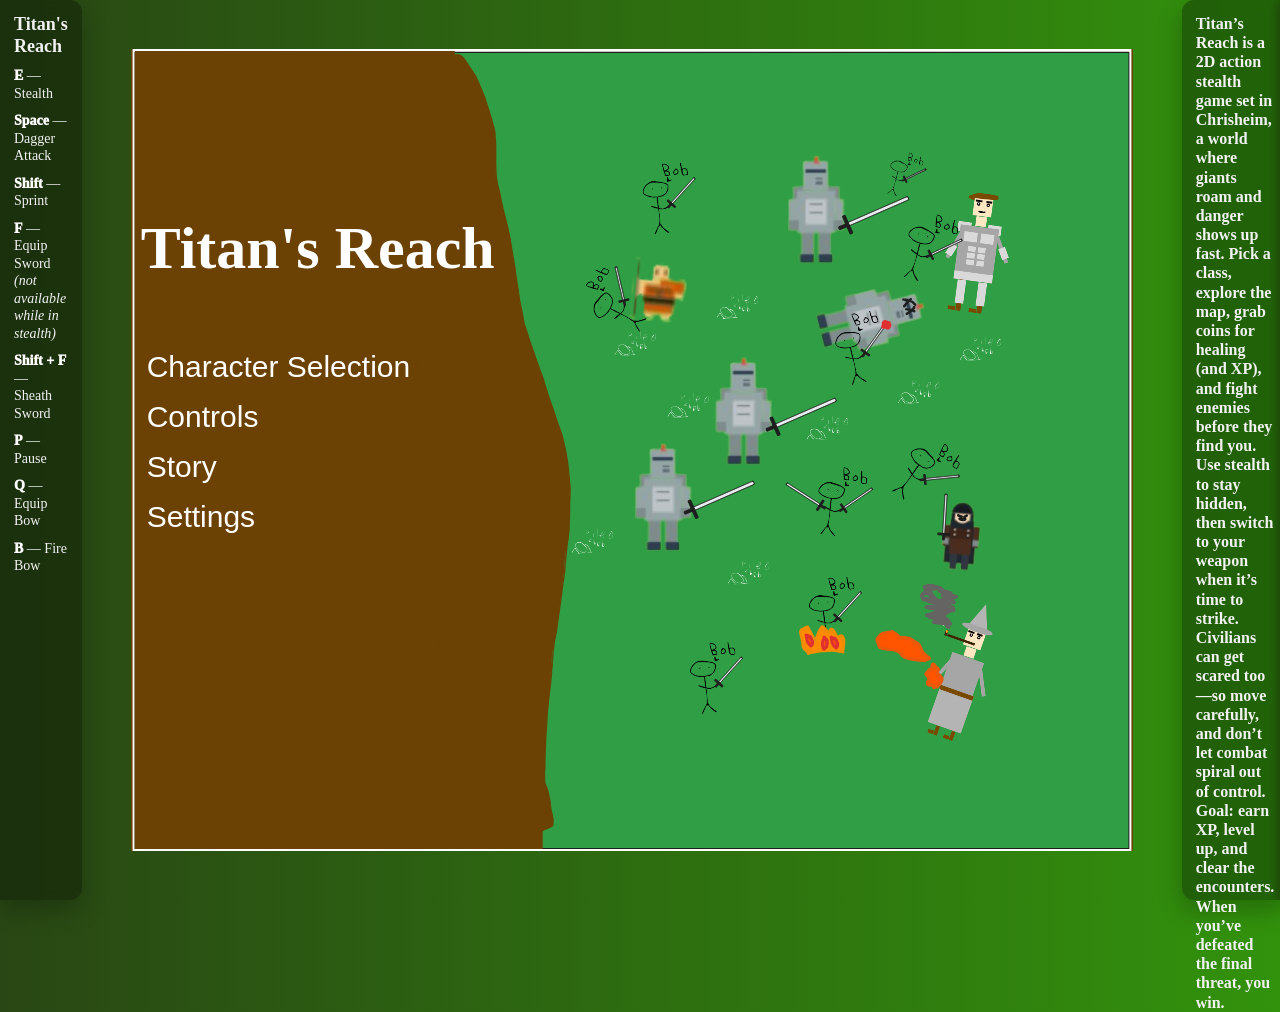
<file: index.html>
<!DOCTYPE html>
<html lang="en">
    <head>
        <title>Titan's Reach</title>

        <link rel="stylesheet" href="style.css">

        <link rel="icon" href="media/coinspin_transparent.gif">

        <meta charset="utf-8">
    </head>
    <body>
        <div class="grid-container">
        <noscript>
            <h1 style="color: red">You must enable JavaScript to play this game. Please enable JavaScript to play.</h1>
        </noscript>
        <div id="left" class="textCard">
            <h3 class="cardTitle">Titan's Reach</h3>
                <ul class="instructionList">
                    <li><strong>E</strong> — Stealth</li>
                    <li><strong>Space</strong> — Dagger Attack</li>
                    <li><strong>Shift</strong> — Sprint</li>
                    <li><strong>F</strong> — Equip Sword <em>(not available while in stealth)</em></li>
                    <li><strong>Shift + F</strong> — Sheath Sword</li>
                    <li><strong>P</strong> — Pause</li>
                    <li><strong>Q</strong> — Equip Bow</li>
                    <li><strong>B</strong> — Fire Bow</li>
                </ul>
        </div>

        <div id="right" class="textCard">
            <h3 class="cardTitle">
                Titan’s Reach is a 2D action stealth game set in Chrisheim, a world where giants roam and danger shows up fast.
                Pick a class, explore the map, grab coins for healing (and XP), and fight enemies before they find you.
                Use stealth to stay hidden, then switch to your weapon when it’s time to strike.
                Civilians can get scared too—so move carefully, and don’t let combat spiral out of control.
                Goal: earn XP, level up, and clear the encounters.
                When you’ve defeated the final threat, you win.
            </h3>
        </div>



        <div id="canvasHolder">
            <canvas id="myCanvas" width="1000" height="800"></canvas>
                <div id="lesserbob">
                    <img id="bobPic" src="media/homeMenu.svg" style="z-index: 0;">
                    <h1 id="bobthree">Titan's Reach</h1>
                    <button onclick="switchScren()" id="bobtwo">Character Selection</button>
                    <button id="bobfour" onclick="showTex()">Controls</button>
                    <div id="bobby" onclick="showTex()">
                    <p id="bobfive">
                    E — Stealth<br>
                    Space — Dagger Attack<br>
                    Shift — Sprint<br>
                    F — Equip Sword (not available while in stealth)<br>
                    Shift + F — Sheath Sword<br>
                    P — Pause<br>
                    Q — Equip Bow<br>
                    B — Fire Bow
                    </p>
                    </div>
                    <button id="bobsixpointfive" onclick="showOtherTex()">Story</button>
                    <div id="bobbytwo" onclick="showOtherTex()">
                    <p id="bobsix">
                   Titan’s Reach is a 2D action stealth game set in Chrisheim, a world where giants roam and danger shows up fast. Pick a class, explore the map, grab coins for healing (and XP), and fight enemies before they find you. Use stealth to stay hidden, then switch to your weapon when it’s time to strike. Civilians can get scared too—so move carefully, and don’t let combat spiral out of control. Goal: earn XP, level up, and clear the encounters. When you’ve defeated the final threat, you win.
                    </p>
                    </div>
                    <button onclick="settingsScreen()" id="bobseven">Settings</button>
                </div>
                <div id="selectScreen">
                    <form id="testPass"  method="get">
                        <input type="text" id="passcode" placeholder="Enter secret code">
                        <button type="submit" action="submit" id="submitBtn" style="width: 50px; height: 56px;">Enter Code</button>
                    </form>

                    <h1 id="charLabel">Select your character:</h1>

                    <button id="lArr" onclick="prevChar()">&#x2B9C;</button>
                    <button id="rArr" onclick="nextChar()">&#x2B9E;</button>

                    <div id="charImg">
                        <img src="media/fighter.svg" alt="Human fighter. Boring...">
                        <div id="charName">
                            <h3>Fighter</h3>
                        </div>
                    </div>
                    
                    <p id="charDesc">Just a basic fighter. No specific strengths nor weaknesses. The most boring of the characters.</p>

                    <button id="play" onclick="play()">Play!</button>
                </div>
                <div id="settingsScreen">
                    <button onclick="goHome()" id="backbutton">Back</button>
                    <p>Hello, this is the settings screen!</p>
                    <p>still under construction though see ya later</p>
                    <label for="slider">Adjust Value For In Game Zoom: </label>
                    <input type="range" id="slider" step="0.1" min=".3" max="1" value="0.5">
                    <p>Zoom Level: <span id="displayValue">0.5</span></p>
                    <p>Music: 
                        <label class="switch" onclick="toggleMusic()">
                            <input type="checkbox" checked id="music???">
                            <span class="slider round"></span>
                        </label>
                    </p>

                </div>
                <button id="reload" onclick="window.location.reload();" class="hidden">Main Menu</button>
                <br>
                <div id="devbuttons">
                    <button onclick="(() =>  {posX = -10, posY = 1500})()">Spawn</button>
                    <button onclick="(() =>  {posX = -4730, posY = -600})">Water castle</button>
                    <button onclick="(() =>  {posX = 23690, posY = 20940})()">Dormor</button>
                    <button onclick="(() =>  {playerHP += 10, playerMaxHP += 10})()">+10 HP</button>
                    <button onclick="(() =>  {playerHP -= 10, playerMaxHP -= 10})()">-10 HP</button>
                    <button onclick="(() =>  {arrowCounter += 10})()">+10 arrows</button>
                    <button onclick="(() =>  {speedMultiplier += 10})()">+10 speed</button>
                    <button onclick="(() =>  {speedMultiplier -= 10})()">-10 speed</button>
                    <button onclick="(() =>  {arrowDamage += 10})()">+10 arrow damage</button>
                    <button onclick="(() =>  {arrowDamage -= 10})()">-10 arrow damage</button>
                    <button>Reset all</button>
                </div>
            <div id="imgHolder">
                <img id="coinImg">
            </div>
        </div>

        <img id="chris" src="media/chris.png" class="hidden">
        <img id="fighter" src="media/fighter.svg" class="hidden">
        <img id="wizard" src="media/wizard.svg" class="hidden">
        <img id="warlock" src="media/warlock.svg" class="hidden">
        <img id="paladain" src="media/paladain.svg" class="hidden">
        <img id="sorcerer" src="media/sorcerer.svg" class="hidden">
        <img id="crashTestDummy" src="media/crashTestDummy.svg" class="hidden">
        <img id="pileOfBob" src="media/pileOfBob.svg" class="hidden">
        <img id="bob" src="media/bob.svg" class="hidden">
        <img id="map" src="media/map.svg" class="hidden">
        <img id="bobEnemy" src="media/bobEnemy.svg" class="hidden">	
	    <img id="fighterDmgd" src="media/fighterDmgd.svg" class="hidden">

        <script src="constants.js">//All of the constants</script>
        <script src="variables.js">//All of the variables</script>
        <script src="art.js">//Art for the enemies</script>
        <script src="functions.js">//All of the functions (Mostly animate).</script>
        <script src="listeners.js">//All of the event listeners</script>
        <script src="setup.js">//Runs at startup. Makes the colectibles and then runs animate.</script>
        <script src="charMoving.js">//Code to select character.</script>
        </div>
    </body>
</html>
</file>
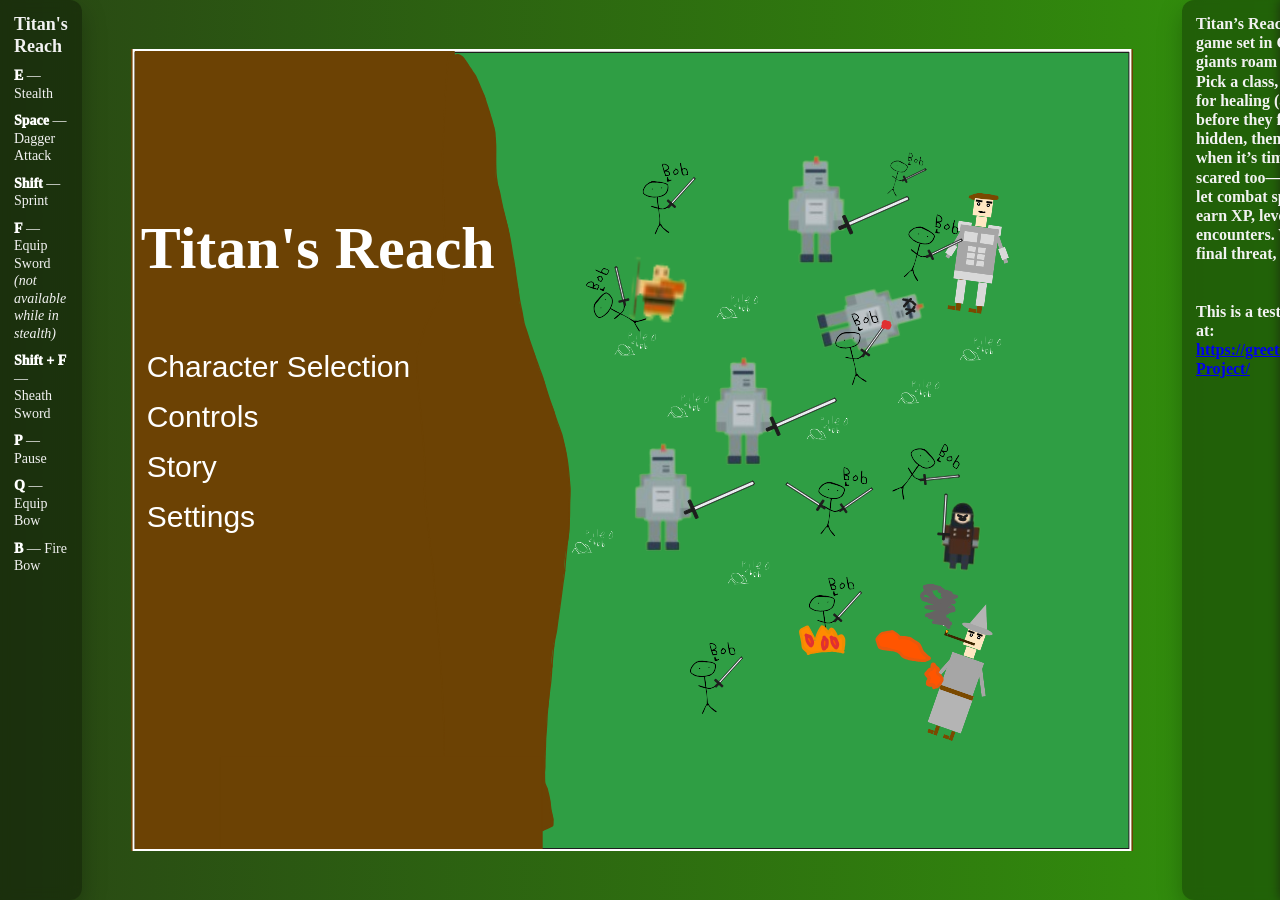
<file: testing.html>
<!DOCTYPE html>
<html lang="en">
    <head>
        <title>Titan's Reach</title>

        <link rel="stylesheet" href="style.css">

        <link rel="icon" href="media/coinspin_transparent.gif">

        <meta charset="utf-8">
    </head>
    <body>
        <div class="grid-container">
        <noscript>
            <h1 style="color: red">You must enable JavaScript to play this game. Please enable JavaScript to play.</h1>
        </noscript>
        <div id="left" class="textCard">
            <h3 class="cardTitle">Titan's Reach</h3>
                <ul class="instructionList">
                    <li><strong>E</strong> — Stealth</li>
                    <li><strong>Space</strong> — Dagger Attack</li>
                    <li><strong>Shift</strong> — Sprint</li>
                    <li><strong>F</strong> — Equip Sword <em>(not available while in stealth)</em></li>
                    <li><strong>Shift + F</strong> — Sheath Sword</li>
                    <li><strong>P</strong> — Pause</li>
                    <li><strong>Q</strong> — Equip Bow</li>
                    <li><strong>B</strong> — Fire Bow</li>
                </ul>
        </div>

        <div id="right" class="textCard">
            <h3 class="cardTitle">
                Titan’s Reach is a 2D action stealth game set in Chrisheim, a world where giants roam and danger shows up fast.
                Pick a class, explore the map, grab coins for healing (and XP), and fight enemies before they find you.
                Use stealth to stay hidden, then switch to your weapon when it’s time to strike.
                Civilians can get scared too—so move carefully, and don’t let combat spiral out of control.
                Goal: earn XP, level up, and clear the encounters.
                When you’ve defeated the final threat, you win.

                <br><br><br>

                This is a testing page. The main game is at: <br><a href="index.html">https://greetingsplayer1.github.io/Game-Project/</a>
            </h3>
        </div>



        <div id="canvasHolder">
            <canvas id="myCanvas" width="1000" height="800"></canvas>
                <div id="lesserbob">
                    <img id="bobPic" src="media/homeMenu.svg" style="z-index: 0;">
                    <h1 id="bobthree">Titan's Reach</h1>
                    <button onclick="switchScren()" id="bobtwo">Character Selection</button>
                    <button id="bobfour" onclick="showTex()">Controls</button>
                    <div id="bobby" onclick="showTex()">
                    <p id="bobfive">
                    E — Stealth<br>
                    Space — Dagger Attack<br>
                    Shift — Sprint<br>
                    F — Equip Sword (not available while in stealth)<br>
                    Shift + F — Sheath Sword<br>
                    P — Pause<br>
                    Q — Equip Bow<br>
                    B — Fire Bow
                    </p>
                    </div>
                    <button id="bobsixpointfive" onclick="showOtherTex()">Story</button>
                    <div id="bobbytwo" onclick="showOtherTex()">
                    <p id="bobsix">
                   Titan’s Reach is a 2D action stealth game set in Chrisheim, a world where giants roam and danger shows up fast. Pick a class, explore the map, grab coins for healing (and XP), and fight enemies before they find you. Use stealth to stay hidden, then switch to your weapon when it’s time to strike. Civilians can get scared too—so move carefully, and don’t let combat spiral out of control. Goal: earn XP, level up, and clear the encounters. When you’ve defeated the final threat, you win.
                    </p>
                    </div>
                    <button onclick="settingsScreen()" id="bobseven">Settings</button>
                </div>
                <div id="selectScreen">
                    <form id="testPass"  method="get">
                        <input type="text" id="passcode" placeholder="Enter secret code">
                        <button type="submit" action="submit" id="submitBtn" style="width: 50px; height: 56px;">Enter Code</button>
                    </form>

                    <h1 id="charLabel">Select your character:</h1>

                    <button id="lArr" onclick="prevChar()">&#x2B9C;</button>
                    <button id="rArr" onclick="nextChar()">&#x2B9E;</button>

                    <div id="charImg">
                        <img src="media/fighter.svg" alt="Human fighter. Boring...">
                        <div id="charName">
                            <h3>Fighter</h3>
                        </div>
                    </div>
                    
                    <p id="charDesc">Just a basic fighter. No specific strengths nor weaknesses. The most boring of the characters.</p>

                    <button id="play" onclick="play()">Play!</button>
                </div>
                <div id="settingsScreen">
                    <button onclick="goHome()" id="backbutton">Back</button>
                    <p>Hello, this is the settings screen!</p>
                    <p>still under construction though see ya later</p>
                    <label for="slider">Adjust Value For In Game Zoom: </label>
                    <input type="range" id="slider" step="0.1" min=".3" max="1" value="0.5">
                    <p>Zoom Level: <span id="displayValue">0.5</span></p>
                    <p>Music: 
                        <label class="switch" onclick="toggleMusic()">
                            <input type="checkbox" checked id="music???">
                            <span class="slider round"></span>
                        </label>
                    </p>

                </div>
                <button id="reload" onclick="window.location.reload();" class="hidden">Main Menu</button>
                <br>
                <div id="devbuttons">
                    <button onclick="(() =>  {posX = -10, posY = 1500})()">Spawn</button>
                    <button onclick="(() =>  {posX = -4730, posY = -600})">Water castle</button>
                    <button onclick="(() =>  {posX = 23690, posY = 20940})()">Dormor</button>
                    <button onclick="(() =>  {playerHP += 10, playerMaxHP += 10})()">+10 HP</button>
                    <button onclick="(() =>  {playerHP -= 10, playerMaxHP -= 10})()">-10 HP</button>
                    <button onclick="(() =>  {arrowCounter += 10})()">+10 arrows</button>
                    <button onclick="(() =>  {speedMultiplier += 10})()">+10 speed</button>
                    <button onclick="(() =>  {speedMultiplier -= 10})()">-10 speed</button>
                    <button onclick="(() =>  {arrowDamage += 10})()">+10 arrow damage</button>
                    <button onclick="(() =>  {arrowDamage -= 10})()">-10 arrow damage</button>
                    <button>Reset all</button>
                </div>
            <div id="imgHolder">
                <img id="coinImg">
            </div>
        </div>

        <img id="chris" src="media/chris.png" class="hidden">
        <img id="fighter" src="media/fighter.svg" class="hidden">
        <img id="wizard" src="media/wizard.svg" class="hidden">
        <img id="warlock" src="media/warlock.svg" class="hidden">
        <img id="paladain" src="media/paladain.svg" class="hidden">
        <img id="sorcerer" src="media/sorcerer.svg" class="hidden">
        <img id="crashTestDummy" src="media/crashTestDummy.svg" class="hidden">
        <img id="pileOfBob" src="media/pileOfBob.svg" class="hidden">
        <img id="bob" src="media/bob.svg" class="hidden">
        <img id="map" src="media/map.svg" class="hidden">
        <img id="bobEnemy" src="media/bobEnemy.svg" class="hidden">
	    <img id="fighterDmgd" src="media/fighterDmgd.svg" class="hidden">

        <script src="constants.js">//All of the constants</script>
        <script src="variables.js">//All of the variables</script>
        <script src="art.js">//Art for the enemies</script>
        <script src="functions.js">//All of the functions (Mostly animate).</script>
        <script src="listeners.js">//All of the event listeners</script>
        <script src="setup.js">//Runs at startup. Makes the colectibles and then runs animate.</script>
        <script src="charMoving.js">//Code to select character.</script>
        </div>
    </body>
</html>
</file>
<file: style.css>
canvas {
    border: 1px solid black;
    background: #7ed957;
    display: none;
}

.grid-container {
  display: grid;
  grid:
    "left canvas right" 100vh
    /1fr 1100px 1fr;
  width: 100 vw;
}

#canvasHolder {
    position: relative;
    width: 1002px;
    height: 802px;
    background-color: #6c4204;
    margin: auto;
    grid-area: canvas;
    justify-content: center;
}

#imgHolder {
    position: absolute;
    display: none;
    border: 1px solid black;
    right: 0;
    top: 0;
    height: 200px;
    width: 200px;
    text-align: center;
    align-content: center;
}

#coinImg {
    height: 100%;
    width: 100%;
}

#lesserbob {
    width: 100%;
    height: 100%;
}

#bobPic {
    position: absolute;
    top: 0;
    left: 0;
    width: 100%;
    height: 100%;
}

#bobtwo {
    position: absolute;
    top: 300px;
    left: 10px;
    background: none;
    border: none;
    color: white;
    font-size: 30px;
}

#bobthree {
    position: absolute;
    top: 125px;
    font-size: 60px;
    left: 10px;
    color: white;
}

#bobfour {
    position: absolute;
    top: 350px;
    left: 10px;
    background: none;
    border: none;
    color: white;
    font-size: 30px;
}

#bobfive {
    position: absolute;
    color: white;
    top: 350px;
    width: 350px;
    font-family: sans-serif;
}

#bobsix {
    position: absolute;
    color: white;
    top: 300px;
    width: 300px;
    font-family: sans-serif;
}

#bobsixpointfive {
    position: absolute;
    top: 400px;
    left: 10px;
    background: none;
    border: none;
    color: white;
    font-size: 30px;
}

#bobseven {
    position: absolute;
    top: 450px;
    left: 10px;
    background: none;
    border: none;
    color: white;
    font-size: 30px;
}

#bobby {
    position: absolute;
    top: 0;
    left: 0;
    background-color: rgba(0, 0, 0, 0.8);
    width: 100%;
    height: 100%;
    display: none;
    z-index: 1000000;
    text-align: center;
    align-content: center;
    flex-wrap: wrap;
    justify-content: center;
}

#bobbytwo {
    position: absolute;
    top: 0;
    left: 0;
    background-color: rgba(0, 0, 0, 0.8);
    width: 100%;
    height: 100%;
    display: none;
    z-index: 1000000;
    text-align: center;
    align-content: center;
    flex-wrap: wrap;
    justify-content: center;
}

#selectScreen {
    width: 100%;
    height: 100%;
    border-width: 0;
    overflow: hidden;
    font-family: sans-serif;
    color: #FFFFFF;
    font-weight: bold;
    display: none;
}

#settingsScreen {
    width: 100%;
    height: 100%;
    border-width: 0;
    overflow: hidden;
    font-family: sans-serif;
    color: #FFFFFF;
    font-weight: bold;
    display: none;
}

#slider {
  width: 100%;
  height: 25px;
}

#selectScreen p {
    position: absolute;
    color: white;
    font-family: sans-serif;
    font-size: 40px;
    font-weight: bold;
    top: 175px;
}

#chrisBtn {
    display: none;
}

#DEVBtn {
    display: none;
}

#devbuttons {
    display: none;
    padding-right: 0px;
    position: absolute;
    color: black;
}


#passcode {
    position: absolute;
    top: 0;
    right: 50px;
    width: 175px;
    height: 50px;
    font-size: 20px;
}

#submitBtn {
    position: absolute;
    top: 0;
    right: 0;
    background-color: #c9c9c9;
    border-radius: 0;
    border: 1px solid black;
    cursor: pointer;
}

.hidden {
    display: none;
}

body {
  background-color: #39611c;
  background-image: linear-gradient(to right, #294714, #32920c);
  min-height: 100vh;
  margin: 0;
}

h3 {
    color: #e6e6e6;
    margin: 0;
    font-weight: 800;
}

#left {
    grid-area: left;
    padding: 14px;
    border-top-left-radius: 0;
    border-bottom-left-radius: 0;
}

#right {
    grid-area: right;
    padding: 14px;
    border-top-right-radius: 0;
    border-bottom-right-radius: 0;
}

.textCard {
    background: rgba(0, 0, 0, 0.32);
    border-radius: 12px;
    box-shadow: 0 10px 25px rgba(0, 0, 0, 0.25);
    backdrop-filter: blur(6px);
    padding: 14px 16px;
}

.cardTitle {
    font-size: 18px;
    line-height: 1.2;
    font-weight: 900;
    margin: 0 0 10px 0;
    color: #f2f2f2;
}

.instructionList {
    margin: 0;
    padding: 0;
    list-style: none;
}

.instructionList li {
    color: #f2f2f2;
    margin: 10px 0;
    line-height: 1.25;
    font-size: 14px;
}

.instructionList strong {
    color: #ffffff;
    font-weight: 950;
}

#right.textCard {
    max-width: 520px;
}

#right.textCard .cardTitle {
    font-size: 16px;
}

#right .textCard h3 {
    font-size: 16px;
    line-height: 1.45;
    font-weight: 650;
}

#right .textCard h3 em {
    font-style: normal;
    color: #ffffff;
}

#reload {
    position: absolute;
    width: 300px;
    height: 50px;
    font-size: 24px;
    font-weight: bold;
    font-family: sans-serif;
    bottom: 150px;
    left: 350px;
    background-color: transparent;
    border-color: transparent;
    color: white;
    cursor: pointer
}

#warning {
    margin-top: 270%;
    color: red;
}

#lArr {
    position: absolute;
    top: 45%;
    left: 7%;
    font-size: 42px;
    background-color: transparent;
    border-width: 0;
    color: #328611;
    cursor: pointer;
}

#rArr {
    position: absolute;
    top: 45%;
    left: 43%;
    font-size: 42px;
    background-color: transparent;
    border-width: 0;
    color: #328611;
    cursor: pointer;
}

#charImg {
    position: absolute;
    top: 15%;
    left: 17%;
    width: 20%;
}

#charImg img {
	width: 100%;
	max-height: 475px;
}

#charLabel {
    position: absolute;
    top: -2%;
    left: 3%;
    font-size: 42px;
}

#charName {
    position: absolute;
    bottom: -10%;
    width: 100%;
    text-align: center;
}

#charName h3 {
    font-size: 24px;
}

#charDesc {
    position: absolute;
    font-size: 28px;
    width: 35%;
    top: 15%;
    left: 60%;
}

#play {
    position: absolute;
    bottom: 10%;
    right: 10%;
    font-size: 58px;
    font-weight: bold;
    color: #FFFFFF;
    background-color: transparent;
    border-width: 0;
    cursor: pointer;
}

.switch {
  position: relative;
  display: inline-block;
  width: 45px;
  height: 18px;
}

.switch input { 
  opacity: 0;
  width: 0;
  height: 0;
}

.slider {
  position: absolute;
  cursor: pointer;
  top: 0;
  left: 0;
  right: 0;
  bottom: 0;
  background-color: #ccc;
  -webkit-transition: .4s;
  transition: .4s;
}

.slider:before {
  position: absolute;
  content: "";
  height: 13px;
  width: 13px;
  left: 4px;
  bottom: 2.3px;
  background-color: white;
  -webkit-transition: .4s;
  transition: .4s;
}

input:checked + .slider {
  background-color: #2196F3;
}

input:focus + .slider {
  box-shadow: 0 0 1px #2196F3;
}

input:checked + .slider:before {
  -webkit-transform: translateX(24px);
  -ms-transform: translateX(24px);
  transform: translateX(24px);
}

/* Rounded sliders */
.slider.round {
  border-radius: 34px;
}

.slider.round:before {
  border-radius: 50%;
}

@media (max-width: 1000px) {
    .grid-container {
        grid:
            "left" auto
            "canvas" 100vh
            "right" auto
            / 1fr;
    }

    #canvasHolder {
        width: 100%;
    }
}
</file>
